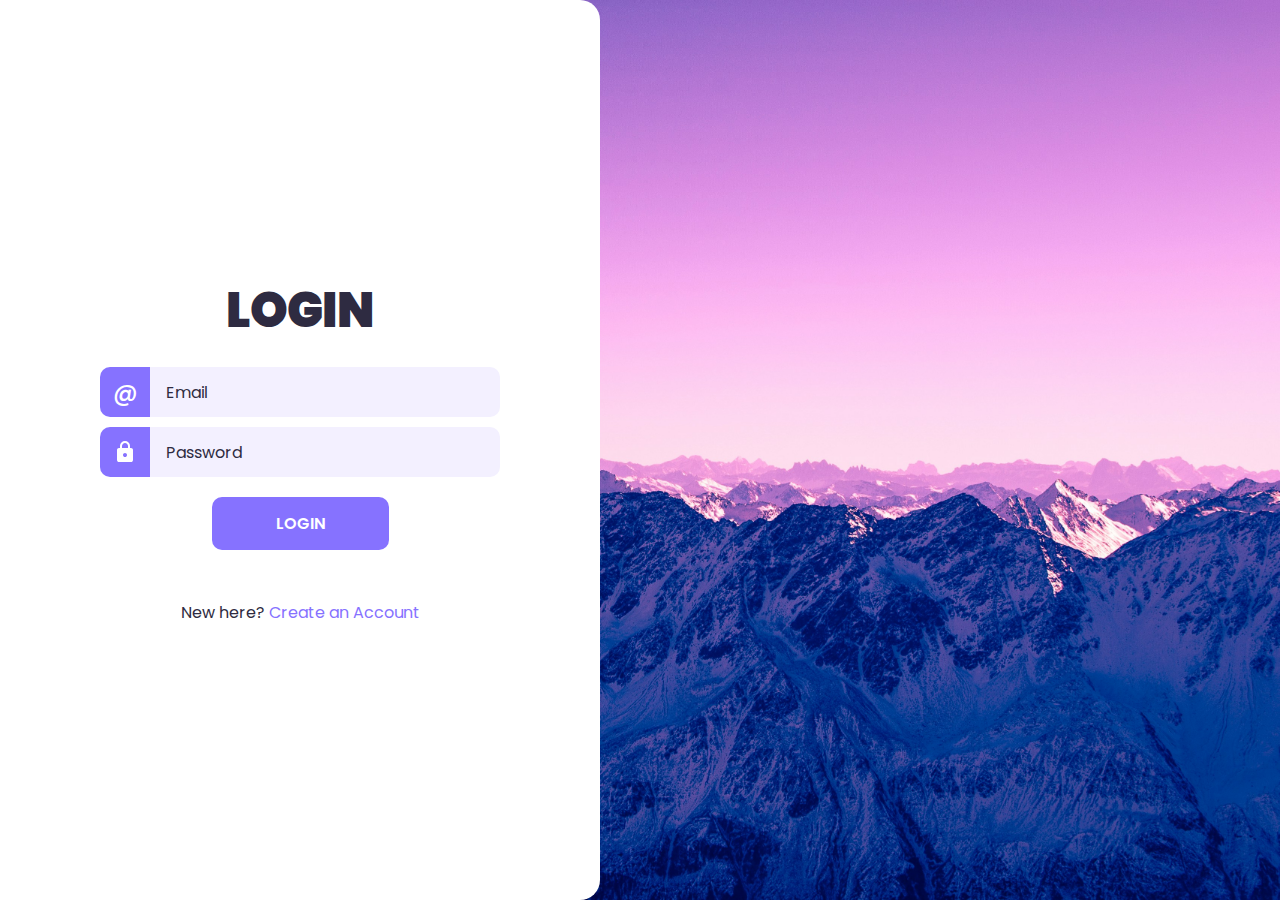
<file: index.html>
<!DOCTYPE html>
<html lang="en">

<head>
  <meta charset="UTF-8">
  <meta name="viewport" content="width=device-width, initial-scale=1.0">
  <title>Login</title>
  <link rel="stylesheet" href="style.css">
  <script type="text/javascript" src="validation.js" defer></script>
</head>

<body>
  <!-- content begins -->
  <div class="wrapper">
    <!--Header  -->
    <h1>Login</h1>
    <!-- Element that holds the error message -->
    <p id="error-message"></p>
    <!-- form begins -->
    <form id="form">
      <div>
        <label for="email-input">
          <span>@</span>
        </label>
        <input type="email" name="email" id="email-input" placeholder="Email">
      </div>
      <div>
        <label for="password-input">
          <svg xmlns="http://www.w3.org/2000/svg" height="24" viewBox="0 -960 960 960" width="24">
            <path
              d="M240-80q-33 0-56.5-23.5T160-160v-400q0-33 23.5-56.5T240-640h40v-80q0-83 58.5-141.5T480-920q83 0 141.5 58.5T680-720v80h40q33 0 56.5 23.5T800-560v400q0 33-23.5 56.5T720-80H240Zm240-200q33 0 56.5-23.5T560-360q0-33-23.5-56.5T480-440q-33 0-56.5 23.5T400-360q0 33 23.5 56.5T480-280ZM360-640h240v-80q0-50-35-85t-85-35q-50 0-85 35t-35 85v80Z" />
          </svg>
        </label>
        <input type="password" name="password" id="password-input" placeholder="Password">
      </div>
      <button type="submit">Login</button>
    </form>
    <!-- form ends -->
    <!-- New here? -->
    <p>New here? <a href="signup.html">Create an Account</a></p>
  </div>
</body>

</html>
</file>
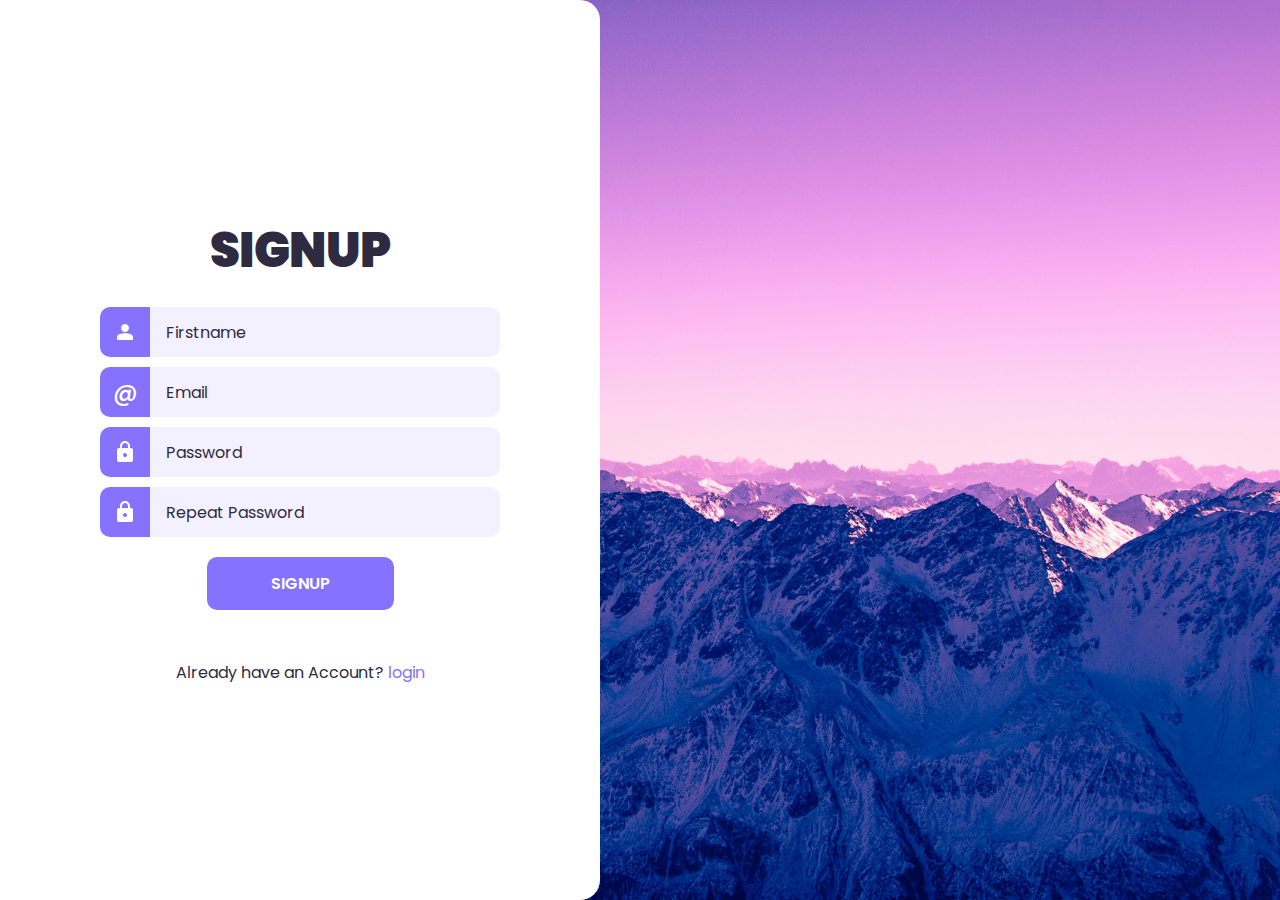
<file: signup.html>
<!DOCTYPE html>
<html lang="en">

<head>
  <meta charset="UTF-8">
  <meta name="viewport" content="width=device-width, initial-scale=1.0">
  <title>Signup</title>
  <link rel="stylesheet" href="style.css">
  <script type="text/javascript" src="validation.js" defer></script>
</head>

<body>
  <!--content begins -->
  <div class="wrapper">
    <!-- header -->
    <h1>Signup</h1>
    <!-- Element that holds the error message -->
    <p id="error-message"></p>
    <!-- form  begins-->
    <form id="form">
      <div>
        <label for="firstname-input">
          <svg xmlns="http://www.w3.org/2000/svg" height="24" viewBox="0 -960 960 960" width="24">
            <path
              d="M480-480q-66 0-113-47t-47-113q0-66 47-113t113-47q66 0 113 47t47 113q0 66-47 113t-113 47ZM160-160v-112q0-34 17.5-62.5T224-378q62-31 126-46.5T480-440q66 0 130 15.5T736-378q29 15 46.5 43.5T800-272v112H160Z" />
          </svg>
        </label>
        <input type="text" name="firstname" id="firstname-input" placeholder="Firstname">
      </div>
      <div>
        <label for="email-input">
          <span>@</span>
        </label>
        <input type="email" name="email" id="email-input" placeholder="Email">
      </div>
      <div>
        <label for="password-input">
          <svg xmlns="http://www.w3.org/2000/svg" height="24" viewBox="0 -960 960 960" width="24">
            <path
              d="M240-80q-33 0-56.5-23.5T160-160v-400q0-33 23.5-56.5T240-640h40v-80q0-83 58.5-141.5T480-920q83 0 141.5 58.5T680-720v80h40q33 0 56.5 23.5T800-560v400q0 33-23.5 56.5T720-80H240Zm240-200q33 0 56.5-23.5T560-360q0-33-23.5-56.5T480-440q-33 0-56.5 23.5T400-360q0 33 23.5 56.5T480-280ZM360-640h240v-80q0-50-35-85t-85-35q-50 0-85 35t-35 85v80Z" />
          </svg>
        </label>
        <input type="password" name="password" id="password-input" placeholder="Password">
      </div>
      <div>
        <label for="repeat-password-input">
          <svg xmlns="http://www.w3.org/2000/svg" height="24" viewBox="0 -960 960 960" width="24">
            <path
              d="M240-80q-33 0-56.5-23.5T160-160v-400q0-33 23.5-56.5T240-640h40v-80q0-83 58.5-141.5T480-920q83 0 141.5 58.5T680-720v80h40q33 0 56.5 23.5T800-560v400q0 33-23.5 56.5T720-80H240Zm240-200q33 0 56.5-23.5T560-360q0-33-23.5-56.5T480-440q-33 0-56.5 23.5T400-360q0 33 23.5 56.5T480-280ZM360-640h240v-80q0-50-35-85t-85-35q-50 0-85 35t-35 85v80Z" />
          </svg>
        </label>
        <input type="password" name="repeat-password" id="repeat-password-input" placeholder="Repeat Password">
      </div>
      <button type="submit">Signup</button>
    </form>
    <!-- form ends -->

    <!-- Already have an account -->
    <p>Already have an Account? <a href="index.html">login</a> </p>
  </div>
</body>

</html>
</file>
<file: style.css>
@import url("https://fonts.googleapis.com/css2?family=Poppins:ital,wght@0,100;0,200;0,300;0,400;0,500;0,600;0,700;0,800;0,900;1,100;1,200;1,300;1,400;1,500;1,600;1,700;1,800;1,900&display=swap");
:root {
  --accent-color: #8672ff;
  --base-color: white;
  --text-color: #2e2b41;
  --input-color: #f3f0ff;
}
*,
*::before,
*::after {
  box-sizing: border-box;
  margin: 0;
  padding: 0;
}
html {
  font-family: Poppins, Segoe UI, sans-serif;
  font-size: 12pt;
  color: var(--text-color);
  text-align: center;
}

body {
  min-height: 100vh;
  background-image: url(unsplash-free-image.jpg);
  background-size: cover;
  background-position: right;
  overflow: hidden;
}

.wrapper {
  background-color: var(--base-color);
  height: 100vh;
  width: max(40%, 600px);
  padding: 10px;
  border-radius: 0 20px 20px 0;
  display: flex;
  flex-direction: column;
  align-items: center;
  justify-content: center;
}

h1 {
  font-size: 3rem;
  font-weight: 900;
  text-transform: uppercase;
}

form {
  width: min(400px, 100%);
  margin-top: 20px;
  margin-bottom: 50px;
  display: flex;
  flex-direction: column;
  align-items: center;
  gap: 10px;
}

form > div {
  width: 100%;
  display: flex;
  justify-content: center;
}

form label {
  flex-shrink: 0;
  height: 50px;
  width: 50px;
  background-color: var(--accent-color);
  fill: var(--base-color);
  color: var(--base-color);
  border-radius: 10px 0 0 10px;
  display: flex;
  justify-content: center;
  align-items: center;
  font-size: 1.5rem;
  font-weight: 500;
}

form input {
  flex-grow: 1;
  min-width: 0;
  height: 50px;
  padding: 1em;
  font: inherit;
  border-radius: 0 10px 10px 0;
  border: 2px solid var(--input-color);
  border-left: none;
  background-color: var(--input-color);
  transition: 150ms ease;
}

form input:hover {
  border-color: var(--accent-color);
}

form input:focus {
  outline: none;
  border-color: var(--text-color);
}

div:has(input:focus) > label {
  background-color: var(--text-color);
}

form input::placeholder {
  color: var(--text-color);
}

button {
  margin-top: 10px;
  border: none;
  border-radius: 10px;
  padding: 0.85em 4em;
  background-color: var(--accent-color);
  color: var(--base-color);
  font: inherit;
  font-weight: 600;
  text-transform: uppercase;
  cursor: pointer;
  transition: 150ms ease;
}

button:hover {
  background-color: var(--text-color);
}

button:focus {
  outline: none;
  background-color: var(--text-color);
}

a {
  text-decoration: none;
  color: var(--accent-color);
}

a:hover {
  text-decoration: underline;
}

form div.incorrect label {
  background-color: #f06272;
}

form div.incorrect input {
  border-color: #f06272;
}

#error-message {
  color: #f06272;
}

@media (max-width: 1100px) {
  .wrapper {
    width: min(600px, 100%);
    border-radius: 0;
  }
}
</file>
